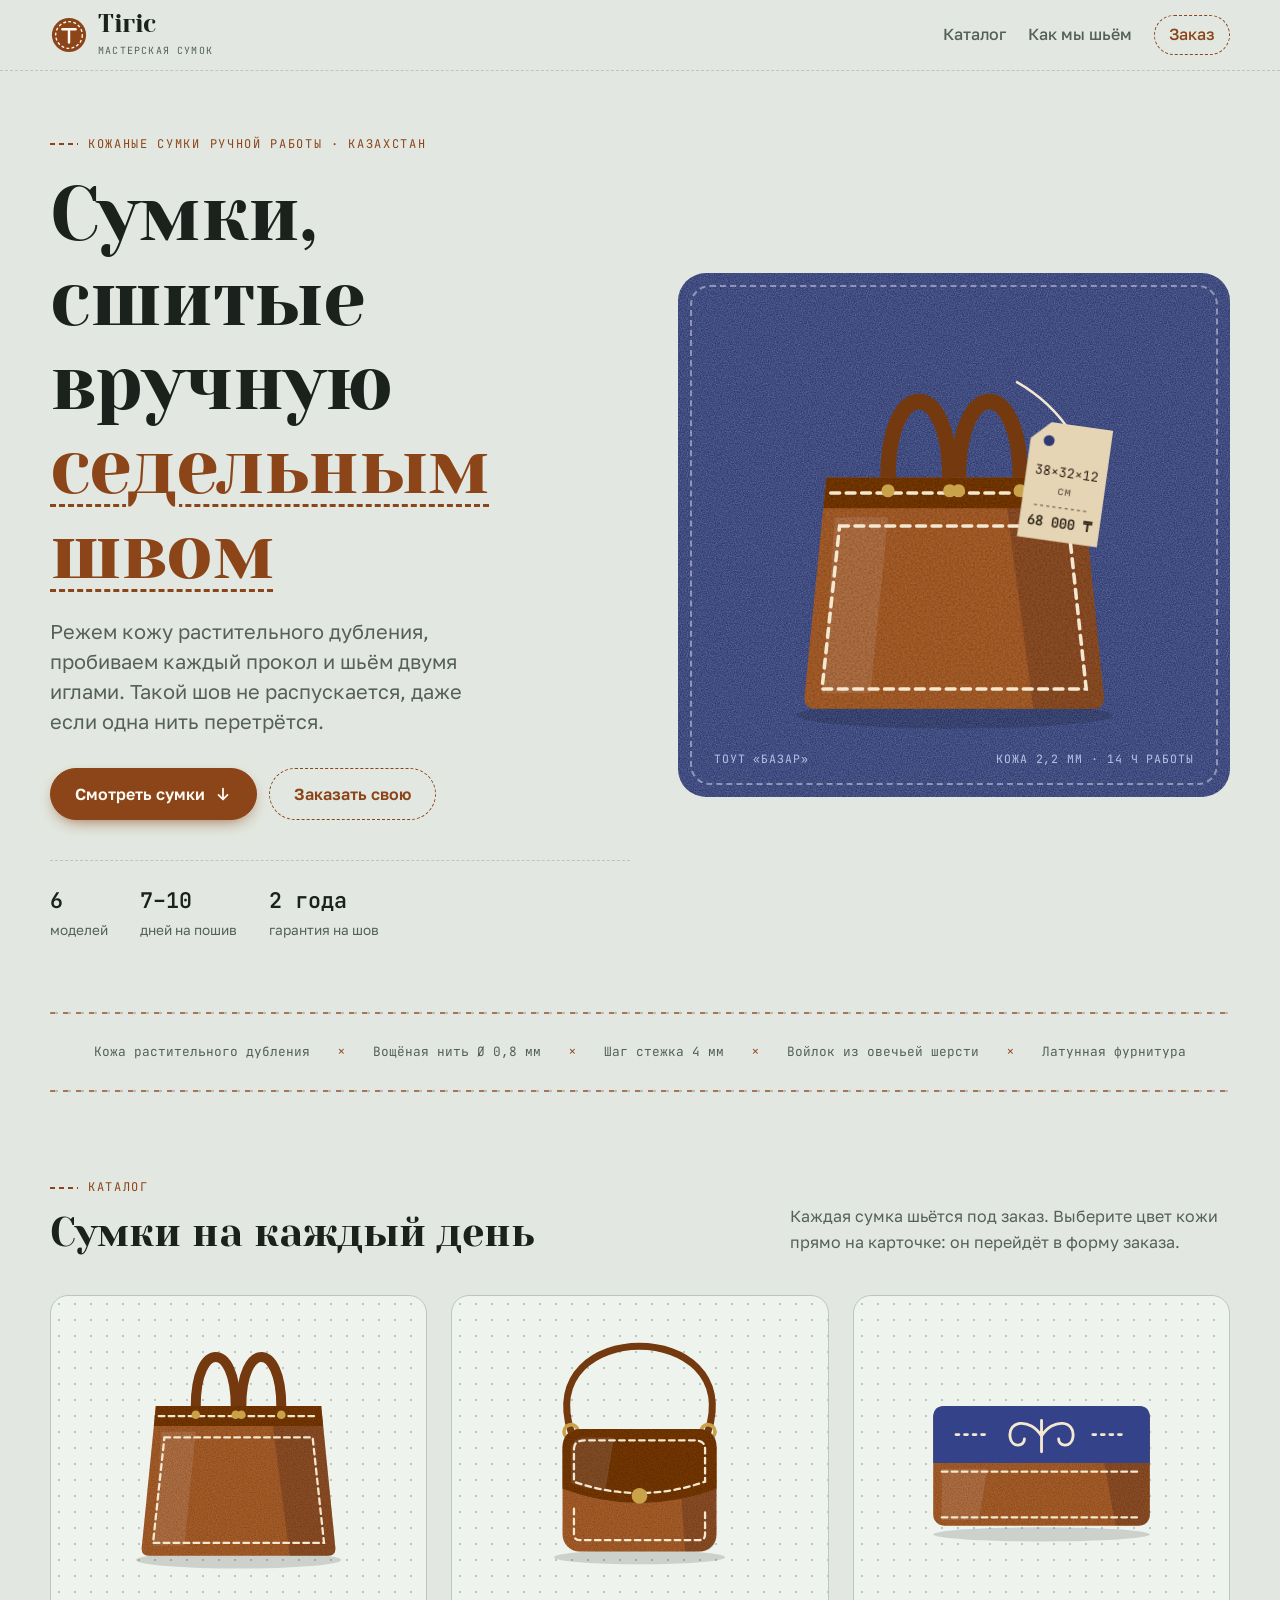
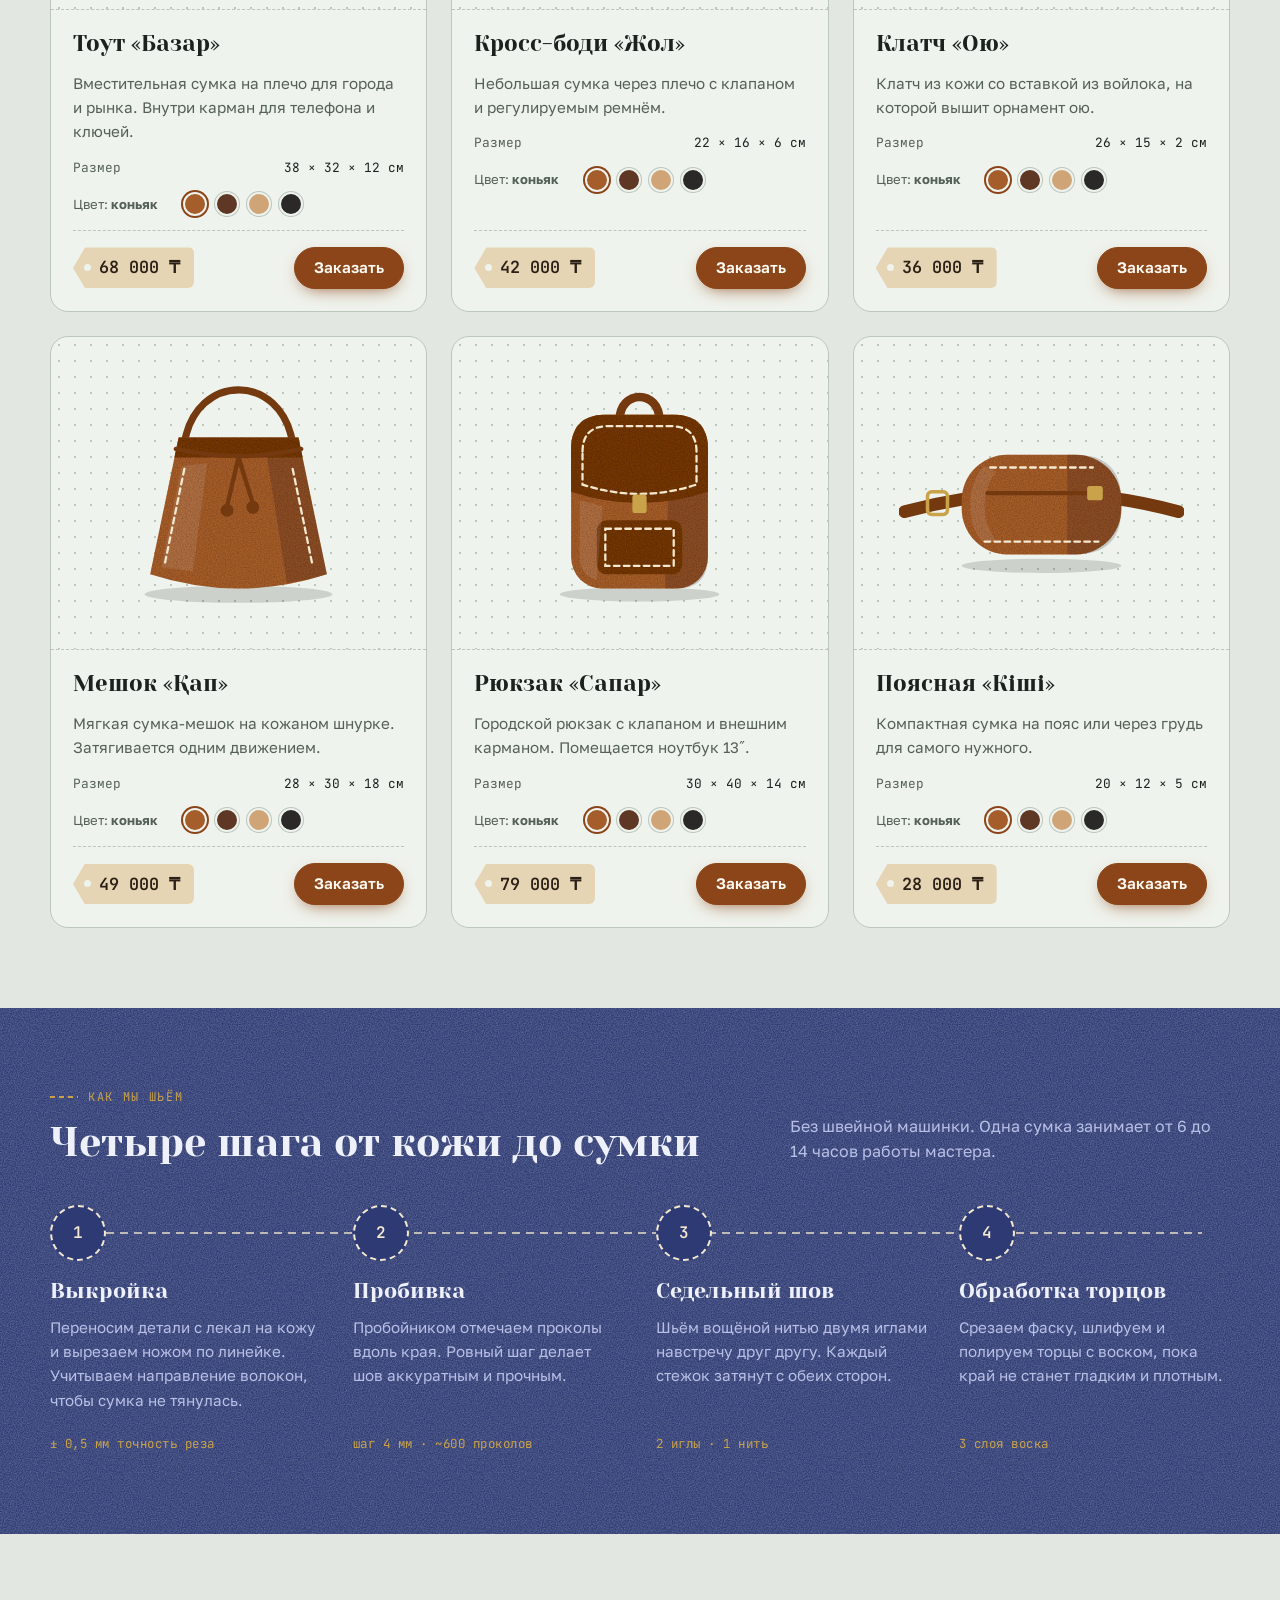
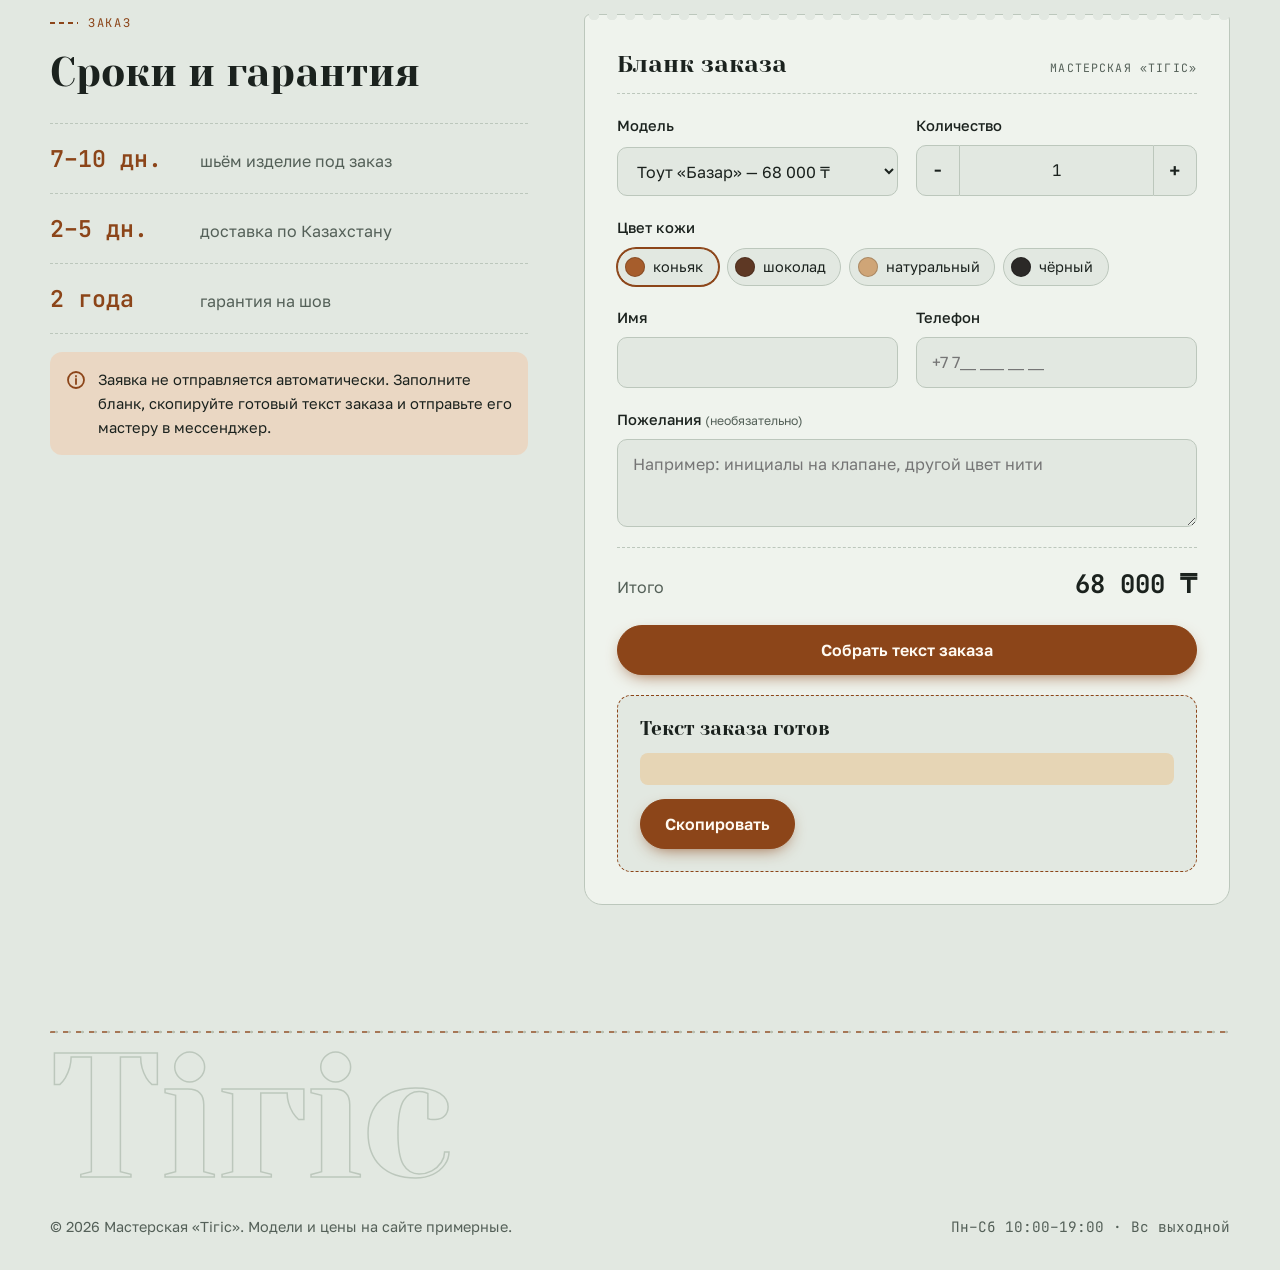
<file: index.html>
<!doctype html>
<html lang="ru">
<head>
<meta charset="utf-8">
<meta name="viewport" content="width=device-width, initial-scale=1, viewport-fit=cover">
<title>Мастерская «Тігіс»</title>
<meta name="description" content="Кожаные сумки ручной работы, сшитые седельным швом. Каталог и заказ.">
<link rel="preconnect" href="https://fonts.googleapis.com">
<link rel="preconnect" href="https://fonts.gstatic.com" crossorigin>
<link rel="stylesheet" href="https://fonts.googleapis.com/css2?family=Golos+Text:wght@400;500;600&family=JetBrains+Mono:wght@400;600&family=Yeseva+One&display=swap">
<style>
/* Layout: колонка до 1180px; главный экран — текст слева и войлочная панель с сумкой справа;
   «Как мы шьём» — войлочная полоса во всю ширину; блоки сшиты косой строчкой седельного шва */
:root {
  --bg: #e2e8e1;
  --surface: #eff3ed;
  --ink: #1b221e;
  --muted: #546058;
  --line: #bcc7bc;
  --cognac: #8c4519;
  --cognac-soft: #ead7c3;
  --felt-bg: #2d3a73;
  --on-felt: #eef0fa;
  --on-felt-muted: #b9c0e6;
  --felt: #34428a;
  --brass: #c9a24a;
  --thread: #f4e8d0;
  --kraft: #e6d5b5;
  --kraft-ink: #2b2016;
  --on-accent: #fffaf2;
  --danger: #a3271b;
  --felt-noise: url("data:image/svg+xml,%3Csvg xmlns='http://www.w3.org/2000/svg' width='180' height='180'%3E%3Cfilter id='f'%3E%3CfeTurbulence type='fractalNoise' baseFrequency='.85' numOctaves='3' stitchTiles='stitch'/%3E%3CfeColorMatrix values='0 0 0 0 1 0 0 0 0 1 0 0 0 0 1 .35 0 0 0 -.08'/%3E%3C/filter%3E%3Crect width='100%25' height='100%25' filter='url(%23f)'/%3E%3C/svg%3E");

  --font-display: "Yeseva One", Georgia, "Times New Roman", serif;
  --font-body: "Golos Text", "Segoe UI", system-ui, -apple-system, sans-serif;
  --font-mono: "JetBrains Mono", ui-monospace, "Cascadia Mono", Consolas, monospace;

  --step--1: .875rem;
  --step-0: 1rem;
  --step-1: 1.25rem;
  --step-2: clamp(1.7rem, 1.3rem + 1.6vw, 2.5rem);
  --step-3: clamp(2.5rem, 1.4rem + 4.4vw, 4.8rem);
  --wrap: 1180px;
}
@media (prefers-color-scheme: dark) {
  :root:not([data-theme="light"]) {
    --bg: #141916; --surface: #1c231f; --ink: #e6ece5; --muted: #9aa69e; --line: #33403a;
    --cognac: #dc9a64; --cognac-soft: #3a2a1e; --felt-bg: #212b57; --on-felt: #eef0fa; --on-felt-muted: #aab2dc;
    --felt: #4352a0; --on-accent: #1b130c; --danger: #f08a7e;
    color-scheme: dark;
  }
}
:root[data-theme="dark"] {
  --bg: #141916; --surface: #1c231f; --ink: #e6ece5; --muted: #9aa69e; --line: #33403a;
  --cognac: #dc9a64; --cognac-soft: #3a2a1e; --felt-bg: #212b57; --on-felt: #eef0fa; --on-felt-muted: #aab2dc;
  --felt: #4352a0; --on-accent: #1b130c; --danger: #f08a7e;
  color-scheme: dark;
}

* { box-sizing: border-box; }
html { scroll-behavior: smooth; }
body {
  margin: 0;
  background: var(--bg); color: var(--ink);
  font-family: var(--font-body); font-size: var(--step-0); line-height: 1.6;
  padding-inline: 16px; overflow-x: hidden;
}
.wrap { max-width: var(--wrap); margin-inline: auto; }
h1, h2, h3 { font-family: var(--font-display); font-weight: 400; line-height: 1.1; text-wrap: balance; margin: 0; }
p { margin: 0; }
a { color: inherit; }
:focus-visible { outline: 2px solid var(--cognac); outline-offset: 3px; border-radius: 4px; }
.mono { font-family: var(--font-mono); font-variant-numeric: tabular-nums; }
.eyebrow { display: inline-flex; align-items: center; gap: 10px; font-family: var(--font-mono); font-size: .75rem; letter-spacing: .14em; text-transform: uppercase; color: var(--cognac); }
.eyebrow::before { content: ""; width: 28px; height: 2px; background: repeating-linear-gradient(90deg, currentColor 0 5px, transparent 5px 9px); }

/* Седельный шов — фирменный разделитель */
.seam { position: relative; max-width: var(--wrap); margin-inline: auto; height: 14px; }
.seam::before {
  content: ""; position: absolute; inset: 6px 0 auto; height: 2px;
  background: repeating-linear-gradient(90deg, var(--cognac) 0 8px, transparent 8px 13px);
  transform: skewX(-30deg); opacity: .7;
}
.seam::after {
  content: ""; position: absolute; inset: 2px 0 auto; height: 10px;
  background: radial-gradient(circle, var(--line) 1.3px, transparent 1.6px) 0 0 / 13px 10px repeat-x;
  opacity: .9;
}

/* Кнопки */
.btn {
  display: inline-flex; align-items: center; justify-content: center; gap: .55em;
  font: 600 var(--step-0)/1 var(--font-body); padding: 1em 1.5em; border-radius: 999px;
  cursor: pointer; text-decoration: none; border: 1.5px solid var(--cognac);
  transition: background .2s, color .2s, transform .2s, box-shadow .2s;
}
.btn-primary { background: var(--cognac); color: var(--on-accent); box-shadow: 0 6px 18px -8px var(--cognac); }
.btn-primary:hover { transform: translateY(-2px); box-shadow: 0 10px 22px -10px var(--cognac); }
.btn-ghost { background: transparent; color: var(--cognac); border-style: dashed; }
.btn-ghost:hover { background: var(--cognac-soft); }
.btn:active { transform: translateY(1px); }
.btn svg { width: 18px; height: 18px; }

/* Шапка */
.site-header {
  position: sticky; top: env(safe-area-inset-top, 0px); z-index: 20;
  margin-inline: -16px; padding-inline: 16px;
  background: color-mix(in srgb, var(--bg) 86%, transparent);
  -webkit-backdrop-filter: blur(10px); backdrop-filter: blur(10px);
  border-bottom: 1px dashed var(--line);
}
.site-header .wrap { display: flex; align-items: center; justify-content: space-between; gap: 10px 24px; padding-block: 12px; flex-wrap: wrap; }
.logo { display: flex; align-items: center; gap: 10px; text-decoration: none; }
.logo svg { width: 38px; height: 38px; flex: none; }
.logo b { font-family: var(--font-display); font-weight: 400; font-size: 1.55rem; line-height: 1; color: var(--ink); }
.logo small { display: block; font-family: var(--font-mono); font-size: .62rem; letter-spacing: .12em; text-transform: uppercase; color: var(--muted); margin-top: 3px; }
.nav { display: flex; align-items: center; gap: 4px 22px; flex-wrap: wrap; }
.nav a { text-decoration: none; color: var(--muted); font-weight: 500; padding-block: 4px; border-bottom: 1.5px dashed transparent; transition: color .2s, border-color .2s; }
.nav a:hover { color: var(--ink); border-bottom-color: var(--cognac); }
.nav a.nav-cta { color: var(--cognac); border: 1.5px dashed var(--cognac); border-radius: 999px; padding: 6px 14px; }
.nav a.nav-cta:hover { background: var(--cognac-soft); }

/* Главный экран */
.hero { display: grid; grid-template-columns: 1.05fr 1fr; gap: 48px; align-items: center; padding-block: 56px 64px; }
.hero > * { min-width: 0; }
.hero h1 { font-size: var(--step-3); margin-block: 18px 22px; letter-spacing: -.01em; }
.hero h1 em {
  font-style: normal; color: var(--cognac);
  text-decoration: underline dashed; text-decoration-thickness: 3px; text-underline-offset: .14em;
}
.lead { font-size: var(--step-1); color: var(--muted); max-width: 36ch; line-height: 1.5; }
.hero-actions { display: flex; flex-wrap: wrap; gap: 12px; margin-top: 32px; }
.hero-facts { display: grid; grid-template-columns: repeat(3, auto); justify-content: start; gap: 8px 32px; margin-top: 40px; padding-top: 22px; border-top: 1px dashed var(--line); }
.hero-facts div { display: grid; gap: 2px; }
.hero-facts b { font-family: var(--font-mono); font-size: 1.35rem; font-weight: 600; font-variant-numeric: tabular-nums; }
.hero-facts span { font-size: .85rem; color: var(--muted); }

.felt {
  background-color: var(--felt-bg); background-image: var(--felt-noise);
  color: var(--on-felt);
}
.hero-art { position: relative; border-radius: 28px; padding: 28px; overflow: hidden; }
.hero-art::before {
  content: ""; position: absolute; inset: 12px; border: 2px dashed color-mix(in srgb, var(--on-felt) 45%, transparent); border-radius: 20px; pointer-events: none;
}
.hero-art svg { position: relative; display: block; width: 100%; height: auto; }
.hero-art .caption { position: relative; display: flex; justify-content: space-between; gap: 12px; flex-wrap: wrap; font-family: var(--font-mono); font-size: .72rem; letter-spacing: .08em; text-transform: uppercase; color: var(--on-felt-muted); padding: 0 8px; }
.tag-swing { transform-box: fill-box; transform-origin: 50% 0; animation: swing 2.4s cubic-bezier(.3,.7,.4,1) .3s both; }
@keyframes swing { 0% { transform: rotate(14deg); } 35% { transform: rotate(-7deg); } 65% { transform: rotate(3deg); } 100% { transform: rotate(0); } }

/* Полоса материалов */
.materials { display: flex; flex-wrap: wrap; justify-content: center; gap: 8px 28px; padding-block: 22px; font-family: var(--font-mono); font-size: .8rem; color: var(--muted); }
.materials span { display: inline-flex; align-items: center; gap: 10px; }
.materials span + span::before { content: "✕"; color: var(--cognac); font-size: .7rem; margin-right: 18px; }

/* Секции */
section { padding-block: 80px; scroll-margin-top: 70px; }
.section-head { display: flex; flex-wrap: wrap; justify-content: space-between; align-items: end; gap: 16px 40px; margin-bottom: 40px; }
.section-head > div { display: grid; gap: 14px; }
.section-head h2 { font-size: var(--step-2); }
.section-head p { color: var(--muted); max-width: 44ch; }

/* Каталог */
.catalog { display: grid; grid-template-columns: repeat(3, 1fr); gap: 24px; }
.card {
  --bag: #a65d2c; --bag-d: #74390f;
  display: flex; flex-direction: column; min-width: 0;
  background: var(--surface); border: 1px solid var(--line); border-radius: 18px; overflow: hidden;
  transition: transform .25s, box-shadow .25s;
}
.card:hover { transform: translateY(-4px); box-shadow: 0 18px 40px -24px color-mix(in srgb, var(--ink) 60%, transparent); }
.card-art {
  position: relative; aspect-ratio: 6 / 5; max-width: 100%; display: grid; place-items: center; padding: 18px;
  background-image: radial-gradient(var(--line) 1px, transparent 1.2px); background-size: 16px 16px;
}
.card-art svg { width: 84%; height: auto; transition: transform .35s; }
.card:hover .card-art svg { transform: rotate(-2deg) scale(1.03); }
.card-art.has-photo { padding: 0; background: var(--bg); overflow: hidden; }
.card-art.has-photo img { width: 100%; height: 100%; object-fit: cover; transition: transform .4s; }
.card:hover .card-art.has-photo img { transform: scale(1.04); }
.card-body { display: flex; flex-direction: column; gap: 14px; padding: 22px; flex: 1; border-top: 1px dashed var(--line); }
.card h3 { font-size: 1.4rem; }
.card .desc { color: var(--muted); font-size: .95rem; }
.specs { display: grid; grid-template-columns: auto 1fr; gap: 5px 14px; margin: 0; font-family: var(--font-mono); font-size: .8rem; font-variant-numeric: tabular-nums; }
.specs dt { color: var(--muted); }
.specs dd { margin: 0; text-align: right; }
.colors { display: flex; align-items: center; gap: 8px; flex-wrap: wrap; }
.colors .label { font-size: .82rem; color: var(--muted); margin-right: 4px; min-width: 7.5em; }
.dot { width: 24px; height: 24px; border-radius: 50%; border: 2px solid var(--surface); box-shadow: 0 0 0 1px var(--line); cursor: pointer; padding: 0; transition: box-shadow .15s, transform .15s; }
.dot:hover { transform: scale(1.12); }
.dot[aria-pressed="true"] { box-shadow: 0 0 0 2px var(--cognac); }
.card-foot { display: flex; align-items: center; justify-content: space-between; gap: 12px; margin-top: auto; padding-top: 16px; border-top: 1px dashed var(--line); flex-wrap: wrap; }
.price-tag {
  position: relative; display: inline-flex; align-items: center;
  padding: 7px 14px 7px 26px; background: var(--kraft); color: var(--kraft-ink);
  font-family: var(--font-mono); font-weight: 600; font-size: 1.05rem; font-variant-numeric: tabular-nums;
  clip-path: polygon(12px 0, 100% 0, 100% 100%, 12px 100%, 0 50%);
  border-radius: 0 6px 6px 0;
}
.price-tag::before { content: ""; position: absolute; left: 11px; top: 50%; width: 7px; height: 7px; margin-top: -3.5px; border-radius: 50%; background: var(--surface); }
.card .btn { padding: .8em 1.25em; font-size: .95rem; }

/* Как мы шьём — войлочная полоса */
.band { margin-inline: -16px; padding-inline: 16px; }
.band .eyebrow { color: var(--brass); }
.band .section-head p { color: var(--on-felt-muted); }
.steps { position: relative; display: grid; grid-template-columns: repeat(4, 1fr); gap: 32px; list-style: none; margin: 0; padding: 0; }
.steps::before {
  content: ""; position: absolute; left: 28px; right: 28px; top: 27px; height: 2px;
  background: repeating-linear-gradient(90deg, var(--thread) 0 8px, transparent 8px 14px); opacity: .7;
}
.steps li { position: relative; display: flex; flex-direction: column; gap: 12px; min-width: 0; }
.hole {
  width: 56px; height: 56px; border-radius: 50%; display: grid; place-items: center;
  background: var(--felt-bg); border: 2px dashed var(--thread); color: var(--thread);
  font-family: var(--font-mono); font-weight: 600; font-size: 1rem;
}
.steps h3 { font-size: 1.35rem; margin-top: 6px; }
.steps p { color: var(--on-felt-muted); font-size: .95rem; }
.steps .stat { margin-top: auto; padding-top: 10px; font-family: var(--font-mono); font-size: .78rem; color: var(--brass); letter-spacing: .04em; }

/* Заказ */
.order { display: grid; grid-template-columns: 1fr 1.35fr; gap: 56px; align-items: start; }
.order > * { min-width: 0; }
.order-info { display: grid; gap: 18px; position: sticky; top: 90px; }
.order-info h2 { font-size: var(--step-2); }
.terms { display: grid; list-style: none; padding: 0; margin: 10px 0 0; }
.terms li { display: grid; grid-template-columns: 8.5rem 1fr; gap: 14px; align-items: baseline; padding-block: 16px; border-bottom: 1px dashed var(--line); }
.terms li:first-child { border-top: 1px dashed var(--line); }
.terms .num { font-family: var(--font-mono); font-weight: 600; font-size: 1.45rem; color: var(--cognac); font-variant-numeric: tabular-nums; }
.terms span:last-child { color: var(--muted); }
.note { display: flex; gap: 12px; padding: 16px; border-radius: 12px; background: var(--cognac-soft); font-size: .92rem; }
.note svg { flex: none; width: 20px; height: 20px; color: var(--cognac); margin-top: 2px; }

.slip { position: relative; background: var(--surface); border: 1px solid var(--line); border-radius: 6px 6px 18px 18px; padding: 36px 32px 32px; display: grid; gap: 20px; }
.slip::before {
  content: ""; position: absolute; left: 0; right: 0; top: -7px; height: 14px;
  background: radial-gradient(circle at 9px 7px, var(--bg) 5px, transparent 5.5px) 0 0 / 18px 14px repeat-x;
}
.slip-head { display: flex; justify-content: space-between; align-items: baseline; gap: 12px; flex-wrap: wrap; padding-bottom: 16px; border-bottom: 1.5px dashed var(--line); }
.slip-head h3 { font-size: 1.5rem; }
.slip-head span { font-family: var(--font-mono); font-size: .72rem; letter-spacing: .1em; text-transform: uppercase; color: var(--muted); }
.row { display: grid; grid-template-columns: 1fr 1fr; gap: 18px; }
.field { display: grid; gap: 7px; min-width: 0; }
.field label, .swatches legend { font-weight: 500; font-size: .92rem; }
.field label small { color: var(--muted); font-weight: 400; }
.field input, .field select, .field textarea {
  font: inherit; color: var(--ink); background: var(--bg); border: 1px solid var(--line); border-radius: 10px;
  padding: .75em .9em; width: 100%; min-width: 0; transition: border-color .15s;
}
.field input:hover, .field select:hover, .field textarea:hover { border-color: var(--muted); }
.field textarea { resize: vertical; min-height: 88px; }
.field input:focus-visible, .field select:focus-visible, .field textarea:focus-visible { outline: 2px solid var(--cognac); outline-offset: 1px; }
.field.invalid input { border-color: var(--danger); }
.hint { font-size: .82rem; color: var(--danger); }
.qty { display: grid; grid-template-columns: 44px 1fr 44px; }
.qty button { font: 600 1.2rem/1 var(--font-mono); color: var(--ink); background: var(--bg); border: 1px solid var(--line); cursor: pointer; }
.qty button:first-child { border-radius: 10px 0 0 10px; }
.qty button:last-child { border-radius: 0 10px 10px 0; }
.qty button:hover { background: var(--cognac-soft); }
.field .qty input { border-radius: 0; border-inline: 0; text-align: center; font-family: var(--font-mono); -moz-appearance: textfield; }
.qty input::-webkit-outer-spin-button, .qty input::-webkit-inner-spin-button { -webkit-appearance: none; margin: 0; }
.swatches { display: flex; flex-wrap: wrap; gap: 8px; border: 0; padding: 0; margin: 0; }
.swatches legend { margin-bottom: 8px; padding: 0; }
.swatch { position: relative; }
.swatch input { position: absolute; opacity: 0; inset: 0; margin: 0; cursor: pointer; }
.swatch span { display: inline-flex; align-items: center; gap: 8px; padding: .45em 1em .45em .5em; border: 1px solid var(--line); border-radius: 999px; font-size: .9rem; cursor: pointer; background: var(--bg); transition: border-color .15s; }
.swatch i { width: 20px; height: 20px; border-radius: 50%; box-shadow: inset 0 0 0 1px rgba(0,0,0,.18); }
.swatch input:checked + span { border-color: var(--cognac); box-shadow: 0 0 0 1px var(--cognac); }
.swatch input:focus-visible + span { outline: 2px solid var(--cognac); outline-offset: 2px; }
.total { display: flex; justify-content: space-between; align-items: baseline; gap: 12px; padding-top: 16px; border-top: 1.5px dashed var(--line); flex-wrap: wrap; }
.total span { color: var(--muted); }
.total b { font-family: var(--font-mono); font-size: 1.6rem; font-variant-numeric: tabular-nums; }
.slip > .btn { width: 100%; }

.result { display: grid; gap: 14px; padding: 22px; border: 1.5px dashed var(--cognac); border-radius: 14px; background: var(--bg); }
.result h3 { font-size: 1.2rem; }
.result pre { margin: 0; white-space: pre-wrap; word-break: break-word; font-family: var(--font-mono); font-size: .85rem; line-height: 1.65; background: var(--kraft); color: var(--kraft-ink); padding: 16px 18px; border-radius: 8px; }
.result-actions { display: flex; flex-wrap: wrap; gap: 12px; align-items: center; }
.copy-status { font-size: .9rem; color: var(--muted); }

/* Подвал */
.site-footer { padding-block: 40px 32px; }
.site-footer .wordmark { font-family: var(--font-display); font-size: clamp(4rem, 2rem + 12vw, 11rem); line-height: .9; color: transparent; -webkit-text-stroke: 1.5px var(--line); letter-spacing: -.02em; overflow: hidden; }
.site-footer .meta { display: flex; flex-wrap: wrap; justify-content: space-between; gap: 8px 24px; margin-top: 18px; color: var(--muted); font-size: .9rem; }

/* Рисунки сумок */
.b { fill: var(--bag); }
.bd { fill: var(--bag-d); }
.shade { fill: #000; opacity: .16; }
.hi { fill: #fff; opacity: .1; }
.flt { fill: var(--felt); }
.strap { fill: none; stroke: var(--bag-d); stroke-linecap: round; }
.stitch { fill: none; stroke: var(--thread); stroke-width: 1.6; stroke-dasharray: 4 3; stroke-linecap: round; }
.orn { fill: none; stroke: var(--thread); stroke-width: 2; stroke-linecap: round; }
.hw { fill: var(--brass); }
.ring { fill: none; stroke: var(--brass); stroke-width: 2.5; }
.shadow { fill: #000; opacity: .14; }

@media (prefers-reduced-motion: reduce) {
  html { scroll-behavior: auto; }
  *, *::before, *::after { transition: none !important; animation: none !important; }
}
@media (max-width: 980px) {
  .catalog { grid-template-columns: repeat(2, 1fr); }
  .steps { grid-template-columns: repeat(2, 1fr); row-gap: 40px; }
  .steps::before { display: none; }
  .order { grid-template-columns: 1fr; gap: 40px; }
  .order-info { position: static; }
}
@media (max-width: 760px) {
  .hero { grid-template-columns: 1fr; padding-block: 36px 48px; gap: 36px; }
  section { padding-block: 56px; }
}
@media (max-width: 600px) {
  .catalog { grid-template-columns: 1fr; }
  .steps { grid-template-columns: 1fr; }
  .row { grid-template-columns: 1fr; }
  .slip { padding: 30px 18px 22px; }
  .nav { gap: 4px 14px; font-size: .92rem; }
  .nav a.nav-cta { padding: 4px 10px; }
  .hero-facts { grid-template-columns: repeat(3, auto); gap: 8px 18px; }
  .hero-facts b { font-size: 1.1rem; }
  .terms li { grid-template-columns: 7rem 1fr; }
  .hero-art { padding: 18px; }
  .hero h1 { font-size: clamp(2rem, 1.2rem + 5vw, 2.6rem); overflow-wrap: anywhere; }
  .lead { font-size: 1.08rem; }
}
@media (max-width: 440px) {
  .logo small { display: none; }
  .logo svg { width: 32px; height: 32px; }
  .site-header .wrap { flex-wrap: nowrap; }
  .nav { flex-wrap: nowrap; gap: 12px; font-size: .88rem; }
  .nav a.nav-cta { padding: 3px 9px; }
  .hero-facts { grid-template-columns: repeat(3, minmax(0, 1fr)); gap: 8px 12px; }
  .hero-facts span { font-size: .78rem; }
  .colors .label { min-width: 0; flex-basis: 100%; }
}
</style>
</head>
<body>

<svg width="0" height="0" style="position:absolute" aria-hidden="true" focusable="false">
  <filter id="grain" x="0" y="0" width="100%" height="100%">
    <feTurbulence type="fractalNoise" baseFrequency="1.1" numOctaves="2" seed="4" result="noise"/>
    <feColorMatrix in="noise" type="matrix" values="0 0 0 0 0  0 0 0 0 0  0 0 0 0 0  .7 0 0 0 -.22" result="dots"/>
    <feComposite in="dots" in2="SourceAlpha" operator="in" result="grain"/>
    <feMerge><feMergeNode in="SourceGraphic"/><feMergeNode in="grain"/></feMerge>
  </filter>
</svg>

<header class="site-header">
  <div class="wrap">
    <a class="logo" href="#top" aria-label="Тігіс — на главную">
      <svg viewBox="0 0 40 40" aria-hidden="true">
        <circle cx="20" cy="20" r="18" fill="var(--cognac)"/>
        <circle cx="20" cy="20" r="14" fill="none" stroke="var(--on-accent)" stroke-width="1.4" stroke-dasharray="3 2.4"/>
        <path d="M13 14 H27 M20 14 V28" stroke="var(--on-accent)" stroke-width="2.6" stroke-linecap="round"/>
      </svg>
      <span><b>Тігіс</b><small>мастерская сумок</small></span>
    </a>
    <nav class="nav" aria-label="Разделы">
      <a href="#catalog">Каталог</a>
      <a href="#craft">Как мы шьём</a>
      <a href="#order" class="nav-cta">Заказ</a>
    </nav>
  </div>
</header>

<main id="top">
  <div class="wrap hero">
    <div>
      <span class="eyebrow">Кожаные сумки ручной работы · Казахстан</span>
      <h1>Сумки, сшитые вручную <em>седельным швом</em></h1>
      <p class="lead">Режем кожу растительного дубления, пробиваем каждый прокол и шьём двумя иглами. Такой шов не распускается, даже если одна нить перетрётся.</p>
      <div class="hero-actions">
        <a class="btn btn-primary" href="#catalog">Смотреть сумки
          <svg viewBox="0 0 20 20" fill="none" stroke="currentColor" stroke-width="2" stroke-linecap="round" stroke-linejoin="round" aria-hidden="true"><path d="M10 4v12M5 11l5 5 5-5"/></svg>
        </a>
        <a class="btn btn-ghost" href="#order">Заказать свою</a>
      </div>
      <div class="hero-facts">
        <div><b id="model-count">6</b><span>моделей</span></div>
        <div><b>7–10</b><span>дней на пошив</span></div>
        <div><b>2 года</b><span>гарантия на шов</span></div>
      </div>
    </div>

    <div class="hero-art felt" aria-hidden="true">
      <svg viewBox="0 0 320 290" id="hero-svg"></svg>
      <div class="caption"><span>Тоут «Базар»</span><span>кожа 2,2 мм · 14 ч работы</span></div>
    </div>
  </div>

  <div class="seam"></div>
  <div class="wrap materials" aria-label="Материалы">
    <span>Кожа растительного дубления</span>
    <span>Вощёная нить Ø 0,8 мм</span>
    <span>Шаг стежка 4 мм</span>
    <span>Войлок из овечьей шерсти</span>
    <span>Латунная фурнитура</span>
  </div>
  <div class="seam"></div>

  <section id="catalog">
    <div class="wrap">
      <div class="section-head">
        <div>
          <span class="eyebrow">Каталог</span>
          <h2>Сумки на&nbsp;каждый день</h2>
        </div>
        <p>Каждая сумка шьётся под заказ. Выберите цвет кожи прямо на карточке: он перейдёт в форму заказа.</p>
      </div>
      <div class="catalog" id="catalog-grid"></div>
    </div>
  </section>

  <section id="craft" class="band felt">
    <div class="wrap">
      <div class="section-head">
        <div>
          <span class="eyebrow">Как мы шьём</span>
          <h2>Четыре шага от&nbsp;кожи до&nbsp;сумки</h2>
        </div>
        <p>Без швейной машинки. Одна сумка занимает от 6 до 14 часов работы мастера.</p>
      </div>
      <ol class="steps">
        <li>
          <span class="hole">1</span>
          <h3>Выкройка</h3>
          <p>Переносим детали с лекал на кожу и вырезаем ножом по линейке. Учитываем направление волокон, чтобы сумка не тянулась.</p>
          <span class="stat">± 0,5 мм точность реза</span>
        </li>
        <li>
          <span class="hole">2</span>
          <h3>Пробивка</h3>
          <p>Пробойником отмечаем проколы вдоль края. Ровный шаг делает шов аккуратным и прочным.</p>
          <span class="stat">шаг 4 мм · ~600 проколов</span>
        </li>
        <li>
          <span class="hole">3</span>
          <h3>Седельный шов</h3>
          <p>Шьём вощёной нитью двумя иглами навстречу друг другу. Каждый стежок затянут с обеих сторон.</p>
          <span class="stat">2 иглы · 1 нить</span>
        </li>
        <li>
          <span class="hole">4</span>
          <h3>Обработка торцов</h3>
          <p>Срезаем фаску, шлифуем и полируем торцы с воском, пока край не станет гладким и плотным.</p>
          <span class="stat">3 слоя воска</span>
        </li>
      </ol>
    </div>
  </section>

  <section id="order">
    <div class="wrap order">
      <div class="order-info">
        <span class="eyebrow">Заказ</span>
        <h2>Сроки и гарантия</h2>
        <ul class="terms">
          <li><span class="num">7–10 дн.</span><span>шьём изделие под заказ</span></li>
          <li><span class="num">2–5 дн.</span><span>доставка по Казахстану</span></li>
          <li><span class="num">2 года</span><span>гарантия на шов</span></li>
        </ul>
        <p class="note">
          <svg viewBox="0 0 20 20" fill="none" stroke="currentColor" stroke-width="1.8" stroke-linecap="round" aria-hidden="true"><circle cx="10" cy="10" r="8"/><path d="M10 9v5M10 6v.5"/></svg>
          <span>Заявка не отправляется автоматически. Заполните бланк, скопируйте готовый текст заказа и отправьте его мастеру в мессенджер.</span>
        </p>
      </div>

      <form class="slip" id="order-form" novalidate>
        <div class="slip-head"><h3>Бланк заказа</h3><span>мастерская «Тігіс»</span></div>

        <div class="row">
          <div class="field">
            <label for="f-model">Модель</label>
            <select id="f-model" name="model"></select>
          </div>
          <div class="field">
            <label for="f-qty">Количество</label>
            <div class="qty">
              <button type="button" id="qty-minus" aria-label="Меньше">−</button>
              <input id="f-qty" name="qty" type="number" min="1" max="20" value="1" inputmode="numeric">
              <button type="button" id="qty-plus" aria-label="Больше">+</button>
            </div>
          </div>
        </div>

        <fieldset class="swatches" id="f-color">
          <legend>Цвет кожи</legend>
        </fieldset>

        <div class="row">
          <div class="field" id="fld-name">
            <label for="f-name">Имя</label>
            <input id="f-name" name="name" type="text" autocomplete="name" aria-describedby="h-name">
            <span class="hint" id="h-name" hidden>Укажите имя, чтобы мастер знал, как к вам обращаться.</span>
          </div>
          <div class="field" id="fld-phone">
            <label for="f-phone">Телефон</label>
            <input id="f-phone" name="phone" type="tel" autocomplete="tel" placeholder="+7 7__ ___ __ __" aria-describedby="h-phone">
            <span class="hint" id="h-phone" hidden>Укажите телефон, чтобы мастер мог с вами связаться.</span>
          </div>
        </div>

        <div class="field">
          <label for="f-notes">Пожелания <small>(необязательно)</small></label>
          <textarea id="f-notes" name="notes" placeholder="Например: инициалы на клапане, другой цвет нити"></textarea>
        </div>

        <div class="total"><span>Итого</span><b id="f-total">68 000 ₸</b></div>

        <button class="btn btn-primary" type="submit">Собрать текст заказа</button>

        <div class="result" id="result" hidden>
          <h3>Текст заказа готов</h3>
          <pre id="result-text"></pre>
          <div class="result-actions">
            <button class="btn btn-primary" type="button" id="copy-btn">Скопировать</button>
            <span class="copy-status" id="copy-status" role="status"></span>
          </div>
        </div>
      </form>
    </div>
  </section>
</main>

<footer class="site-footer">
  <div class="seam"></div>
  <div class="wrap">
    <div class="wordmark" aria-hidden="true">Тігіс</div>
    <div class="meta">
      <span>© 2026 Мастерская «Тігіс». Модели и цены на сайте примерные.</span>
      <span class="mono">Пн–Сб 10:00–19:00 · Вс выходной</span>
    </div>
  </div>
</footer>

<script src="config.js"></script>
<script>
// Каталог: один список данных — карточки и форма строятся из него.
// Если подключено хранилище (config.js), список заменяется сумками из админки.
let PRODUCTS = [
  { id: "bazar", name: "Тоут «Базар»", shape: "tote", desc: "Вместительная сумка на плечо для города и рынка. Внутри карман для телефона и ключей.", size: "38 × 32 × 12 см", leather: "2,2 мм", hours: 14, price: 68000 },
  { id: "zhol", name: "Кросс-боди «Жол»", shape: "crossbody", desc: "Небольшая сумка через плечо с клапаном и регулируемым ремнём.", size: "22 × 16 × 6 см", leather: "1,8 мм", hours: 8, price: 42000 },
  { id: "oyu", name: "Клатч «Ою»", shape: "clutch", desc: "Клатч из кожи со вставкой из войлока, на которой вышит орнамент ою.", size: "26 × 15 × 2 см", leather: "1,8 мм + войлок", hours: 10, price: 36000 },
  { id: "qap", name: "Мешок «Қап»", shape: "sack", desc: "Мягкая сумка-мешок на кожаном шнурке. Затягивается одним движением.", size: "28 × 30 × 18 см", leather: "1,6 мм", hours: 9, price: 49000 },
  { id: "sapar", name: "Рюкзак «Сапар»", shape: "backpack", desc: "Городской рюкзак с клапаном и внешним карманом. Помещается ноутбук 13″.", size: "30 × 40 × 14 см", leather: "2,2 мм", hours: 14, price: 79000 },
  { id: "kishi", name: "Поясная «Кіші»", shape: "belt", desc: "Компактная сумка на пояс или через грудь для самого нужного.", size: "20 × 12 × 5 см", leather: "1,8 мм", hours: 6, price: 28000 }
];

const COLORS = [
  { id: "cognac", name: "коньяк", hex: "#a65d2c", dark: "#74390f" },
  { id: "chocolate", name: "шоколад", hex: "#5e3824", dark: "#3a2013" },
  { id: "natural", name: "натуральный", hex: "#cfa577", dark: "#9c7246" },
  { id: "black", name: "чёрный", hex: "#2b2927", dark: "#121110" }
];

const SHAPES = {
  tote: `
    <ellipse class="shadow" cx="100" cy="160" rx="72" ry="6"/>
    <path class="strap" stroke-width="7" d="M70 52 C70 6 98 6 98 52"/>
    <path class="strap" stroke-width="7" d="M102 52 C102 6 130 6 130 52"/>
    <g filter="url(#grain)">
      <path class="b" d="M42 52 H158 L168 152 Q168 157 163 157 H37 Q32 157 32 152 Z"/>
      <path class="bd" d="M42 52 H158 L159.4 66 H40.6 Z"/>
      <path class="shade" d="M124 66 H159.4 L168 152 Q168 157 163 157 H136 Z"/>
      <path class="hi" d="M46 70 H70 L62 150 H40 Z"/>
    </g>
    <path class="stitch" d="M48 74 H152 L160 148 H40 Z"/>
    <path class="stitch" d="M44 59 H156"/>
    <circle class="hw" cx="70" cy="58" r="3"/><circle class="hw" cx="98" cy="58" r="3"/>
    <circle class="hw" cx="102" cy="58" r="3"/><circle class="hw" cx="130" cy="58" r="3"/>`,
  crossbody: `
    <ellipse class="shadow" cx="100" cy="158" rx="60" ry="5"/>
    <path class="strap" stroke-width="5" d="M52 70 C26 -10 174 -10 148 70"/>
    <circle class="ring" cx="52" cy="70" r="5"/><circle class="ring" cx="148" cy="70" r="5"/>
    <g filter="url(#grain)">
      <rect class="b" x="46" y="68" width="108" height="86" rx="12"/>
      <path class="shade" d="M126 68 H142 Q154 68 154 80 V142 Q154 154 142 154 H132 Z"/>
      <path class="bd" d="M46 82 Q46 68 60 68 H140 Q154 68 154 82 V110 Q100 130 46 110 Z"/>
      <path class="hi" d="M52 84 Q52 74 62 74 H82 L76 112 Q62 110 52 106 Z"/>
    </g>
    <path class="stitch" d="M54 82 Q54 76 62 76 H138 Q146 76 146 82 V105 Q100 121 54 105 Z"/>
    <path class="stitch" d="M54 124 V142 Q54 146 58 146 H142 Q146 146 146 142 V124"/>
    <circle class="hw" cx="100" cy="115" r="5.5"/>`,
  clutch: `
    <ellipse class="shadow" cx="100" cy="142" rx="76" ry="5"/>
    <g filter="url(#grain)">
      <rect class="b" x="24" y="52" width="152" height="84" rx="8"/>
      <path class="shade" d="M144 92 H176 V128 Q176 136 168 136 H152 Z"/>
      <path class="hi" d="M30 96 H62 L56 132 H30 Z"/>
    </g>
    <path class="flt" d="M24 60 Q24 52 32 52 H168 Q176 52 176 60 V92 H24 Z"/>
    <path class="orn" d="M100 62 V84 M100 73 C92 60 76 62 78 74 C79 81 88 81 88 75 M100 73 C108 60 124 62 122 74 C121 81 112 81 112 75"/>
    <path class="orn" d="M40 72 H64 M136 72 H160" stroke-dasharray="2 4"/>
    <path class="stitch" d="M30 98 H170 M30 130 H170"/>`,
  sack: `
    <ellipse class="shadow" cx="100" cy="156" rx="66" ry="6"/>
    <path class="strap" stroke-width="5" d="M62 50 C70 0 130 0 138 50"/>
    <g filter="url(#grain)">
      <path class="b" d="M58 46 H142 L162 142 Q100 162 38 142 Z"/>
      <path class="shade" d="M120 60 L142 46 L162 142 Q150 146 134 148 Z"/>
      <path class="bd" d="M58 46 H142 L145 60 H55 Z"/>
      <path class="hi" d="M60 66 L78 64 L68 140 L46 137 Z"/>
    </g>
    <path class="strap" stroke-width="3" d="M56 54 Q100 64 144 54"/>
    <path class="strap" stroke-width="3" d="M100 60 L92 94 M100 60 L110 92"/>
    <circle class="bd" cx="92" cy="97" r="4.5"/><circle class="bd" cx="110" cy="95" r="4.5"/>
    <path class="stitch" d="M62 68 L48 136 M138 68 L152 136"/>`,
  backpack: `
    <ellipse class="shadow" cx="100" cy="156" rx="56" ry="5"/>
    <path class="strap" stroke-width="6" d="M86 34 C86 12 114 12 114 34"/>
    <g filter="url(#grain)">
      <rect class="b" x="52" y="30" width="96" height="122" rx="22"/>
      <path class="shade" d="M122 30 Q148 30 148 56 V130 Q148 152 126 152 H118 Z"/>
      <path class="bd" d="M52 54 Q52 30 76 30 H124 Q148 30 148 54 V84 Q100 100 52 84 Z"/>
      <rect class="bd" x="70" y="104" width="60" height="38" rx="7"/>
      <path class="hi" d="M58 90 L74 94 L70 146 Q58 142 58 130 Z"/>
    </g>
    <path class="stitch" d="M60 56 Q60 38 78 38 H122 Q140 38 140 56 V79 Q100 92 60 79 Z"/>
    <path class="stitch" d="M76 110 H124 V136 H76 Z"/>
    <rect class="hw" x="95" y="86" width="10" height="13" rx="2"/>`,
  belt: `
    <ellipse class="shadow" cx="100" cy="136" rx="56" ry="5"/>
    <path class="strap" stroke-width="9" d="M4 98 Q100 72 196 98"/>
    <rect class="ring" x="20" y="84" width="14" height="16" rx="3"/>
    <g filter="url(#grain)">
      <rect class="b" x="44" y="58" width="112" height="70" rx="32"/>
      <path class="shade" d="M118 58 H124 Q156 58 156 90 V96 Q156 128 124 128 H118 Z"/>
      <path class="hi" d="M60 66 Q50 76 50 94 Q50 112 60 120 L68 118 Q60 108 60 94 Q60 80 68 70 Z"/>
    </g>
    <path class="stitch" d="M64 67 H136 M60 119 H140"/>
    <path d="M62 85 H138" stroke="var(--bag-d)" stroke-width="3" stroke-linecap="round"/>
    <rect class="hw" x="132" y="80" width="11" height="10" rx="2"/>`
};

const fmt = n => String(n).replace(/\B(?=(\d{3})+(?!\d))/g, " ") + " ₸";
const bagVars = c => `--bag:${c.hex};--bag-d:${c.dark}`;

// Главный экран: большой тоут с биркой
document.getElementById("hero-svg").innerHTML = `
  <g style="${bagVars(COLORS[0])}" transform="translate(18 40) scale(1.42)">${SHAPES.tote}</g>
  <path d="M200 52 C214 60 226 70 236 86" fill="none" stroke="var(--thread)" stroke-width="1.5"/>
  <g class="tag-swing">
    <g transform="translate(236 86) rotate(8)">
      <path d="M-26 6 L-14 -6 H26 V70 H-26 Z" fill="var(--kraft)"/>
      <circle cx="-14" cy="6" r="3.5" fill="var(--felt-bg)"/>
      <text x="0" y="28" text-anchor="middle" fill="var(--kraft-ink)" font-family="JetBrains Mono, monospace" font-size="8.5">38×32×12</text>
      <text x="0" y="40" text-anchor="middle" fill="var(--kraft-ink)" font-family="JetBrains Mono, monospace" font-size="7.5" opacity=".7">см</text>
      <path d="M-18 48 H18" stroke="var(--kraft-ink)" stroke-dasharray="2 2" opacity=".5"/>
      <text x="0" y="61" text-anchor="middle" fill="var(--kraft-ink)" font-family="JetBrains Mono, monospace" font-weight="600" font-size="9">68 000 ₸</text>
    </g>
  </g>`;

// Карточки каталога
const esc = s => String(s ?? "").replace(/[&<>"']/g, ch => ({ "&": "&amp;", "<": "&lt;", ">": "&gt;", '"': "&quot;", "'": "&#39;" }[ch]));
const grid = document.getElementById("catalog-grid");

function renderCatalog() {
  grid.innerHTML = PRODUCTS.map(p => `
  <article class="card" data-id="${esc(p.id)}" data-color="${COLORS[0].id}">
    <div class="card-art${p.photo ? " has-photo" : ""}">
      ${p.photo
        ? `<img src="${esc(p.photo)}" alt="${esc(p.name)}" loading="lazy">`
        : `<svg viewBox="0 0 200 170" aria-hidden="true">${SHAPES[p.shape] || SHAPES.tote}</svg>`}
    </div>
    <div class="card-body">
      <h3>${esc(p.name)}</h3>
      <p class="desc">${esc(p.desc)}</p>
      <dl class="specs">
        ${p.size ? `<dt>Размер</dt><dd>${esc(p.size)}</dd>` : ""}
      </dl>
      <div class="colors" role="group" aria-label="Цвет кожи: ${esc(p.name)}">
        <span class="label">Цвет: <b>${COLORS[0].name}</b></span>
        ${COLORS.map((c, i) => `<button type="button" class="dot" style="background:${c.hex}" data-color="${c.id}" aria-label="${c.name}" aria-pressed="${i === 0}"></button>`).join("")}
      </div>
      <div class="card-foot">
        <span class="price-tag">${fmt(p.price)}</span>
        <button class="btn btn-primary" type="button" data-order="${esc(p.id)}" aria-label="Заказать: ${esc(p.name)}">Заказать</button>
      </div>
    </div>
  </article>`).join("");

  const current = modelSel.value;
  modelSel.innerHTML = PRODUCTS.map(p => `<option value="${esc(p.id)}">${esc(p.name)} — ${fmt(p.price)}</option>`).join("");
  if (PRODUCTS.some(p => String(p.id) === current)) modelSel.value = current;
  document.getElementById("model-count").textContent = PRODUCTS.length;
}

function paintCard(card, colorId) {
  const c = COLORS.find(x => x.id === colorId) || COLORS[0];
  card.dataset.color = c.id;
  card.style.setProperty("--bag", c.hex);
  card.style.setProperty("--bag-d", c.dark);
  card.querySelector(".colors b").textContent = c.name;
  card.querySelectorAll(".dot").forEach(d => d.setAttribute("aria-pressed", String(d.dataset.color === c.id)));
}

// Форма
const form = document.getElementById("order-form");
const modelSel = document.getElementById("f-model");
const qtyIn = document.getElementById("f-qty");
const nameIn = document.getElementById("f-name");
const phoneIn = document.getElementById("f-phone");
const notesIn = document.getElementById("f-notes");
const totalEl = document.getElementById("f-total");
const result = document.getElementById("result");
const resultText = document.getElementById("result-text");
const copyBtn = document.getElementById("copy-btn");
const copyStatus = document.getElementById("copy-status");

renderCatalog();
document.getElementById("f-color").insertAdjacentHTML("beforeend", COLORS.map((c, i) => `
  <label class="swatch">
    <input type="radio" name="color" id="f-color-${c.id}" value="${c.id}"${i === 0 ? " checked" : ""}>
    <span><i style="background:${c.hex}"></i>${c.name}</span>
  </label>`).join(""));

const qty = () => Math.min(20, Math.max(1, parseInt(qtyIn.value, 10) || 1));
const product = () => PRODUCTS.find(p => String(p.id) === modelSel.value) || PRODUCTS[0];

function updateTotal() {
  totalEl.textContent = fmt(product().price * qty());
  result.hidden = true;
}
[modelSel, qtyIn].forEach(el => el.addEventListener("input", updateTotal));
form.addEventListener("change", e => { if (e.target.name === "color") result.hidden = true; });
qtyIn.addEventListener("blur", () => { qtyIn.value = qty(); updateTotal(); });
document.getElementById("qty-minus").addEventListener("click", () => { qtyIn.value = Math.max(1, qty() - 1); updateTotal(); });
document.getElementById("qty-plus").addEventListener("click", () => { qtyIn.value = Math.min(20, qty() + 1); updateTotal(); });

grid.addEventListener("click", e => {
  const dot = e.target.closest(".dot");
  if (dot) { paintCard(dot.closest(".card"), dot.dataset.color); return; }
  const btn = e.target.closest("[data-order]");
  if (!btn) return;
  const card = btn.closest(".card");
  modelSel.value = btn.dataset.order;
  const radio = document.getElementById("f-color-" + card.dataset.color);
  if (radio) radio.checked = true;
  updateTotal();
  document.getElementById("order").scrollIntoView({ block: "start" });
  setTimeout(() => modelSel.focus({ preventScroll: true }), 400);
});

function check(input, fieldId, hintId) {
  const ok = input.value.trim() !== "";
  document.getElementById(fieldId).classList.toggle("invalid", !ok);
  document.getElementById(hintId).hidden = ok;
  input.setAttribute("aria-invalid", String(!ok));
  return ok;
}
nameIn.addEventListener("input", () => { if (nameIn.value.trim()) check(nameIn, "fld-name", "h-name"); });
phoneIn.addEventListener("input", () => { if (phoneIn.value.trim()) check(phoneIn, "fld-phone", "h-phone"); });

form.addEventListener("submit", e => {
  e.preventDefault();
  const okName = check(nameIn, "fld-name", "h-name");
  const okPhone = check(phoneIn, "fld-phone", "h-phone");
  if (!okName) { nameIn.focus(); return; }
  if (!okPhone) { phoneIn.focus(); return; }

  const p = product();
  const n = qty();
  const checked = form.querySelector("input[name=color]:checked");
  const color = COLORS.find(c => checked && c.id === checked.value) || COLORS[0];
  const lines = [
    "Здравствуйте! Хочу заказать сумку в мастерской «Тігіс».",
    "",
    `Модель: ${p.name}`,
    `Цвет кожи: ${color.name}`,
    `Количество: ${n} шт.`,
    `Цена за штуку: ${fmt(p.price)}`,
    `Итого: ${fmt(p.price * n)}`,
    "",
    `Имя: ${nameIn.value.trim()}`,
    `Телефон: ${phoneIn.value.trim()}`
  ];
  if (notesIn.value.trim()) lines.push(`Пожелания: ${notesIn.value.trim()}`);
  resultText.textContent = lines.join("\n");
  copyStatus.textContent = "";
  result.hidden = false;
  result.scrollIntoView({ block: "nearest" });
  copyBtn.focus({ preventScroll: true });
});

copyBtn.addEventListener("click", () => {
  const fallback = () => {
    const range = document.createRange();
    range.selectNodeContents(resultText);
    const sel = window.getSelection();
    sel.removeAllRanges();
    sel.addRange(range);
    copyStatus.textContent = "Текст выделен. Нажмите Ctrl+C, чтобы скопировать.";
  };
  try {
    navigator.clipboard.writeText(resultText.textContent)
      .then(() => { copyStatus.textContent = "Скопировано. Отправьте текст мастеру в мессенджер."; })
      .catch(fallback);
  } catch (err) { fallback(); }
});

updateTotal();

// Сумки из админки (Supabase). Без настроек или при ошибке остаётся встроенный список.
async function loadRemoteCatalog() {
  const cfg = window.TIGIS_CONFIG || {};
  if (!cfg.supabaseUrl || !cfg.supabaseAnonKey) return;
  try {
    const res = await fetch(`${cfg.supabaseUrl}/rest/v1/bags?select=*&visible=eq.true&order=sort.asc,created_at.asc`, {
      headers: { apikey: cfg.supabaseAnonKey, Authorization: `Bearer ${cfg.supabaseAnonKey}` }
    });
    if (!res.ok) return;
    const rows = await res.json();
    if (!rows.length) return;
    PRODUCTS = rows.map(r => ({
      id: r.id, name: r.name, desc: r.description, size: r.size,
      price: r.price, shape: r.shape || "tote", photo: r.photo_url
    }));
    renderCatalog();
    updateTotal();
  } catch (err) { /* остаётся встроенный каталог */ }
}
loadRemoteCatalog();
</script>
</body>
</html>
</file>
